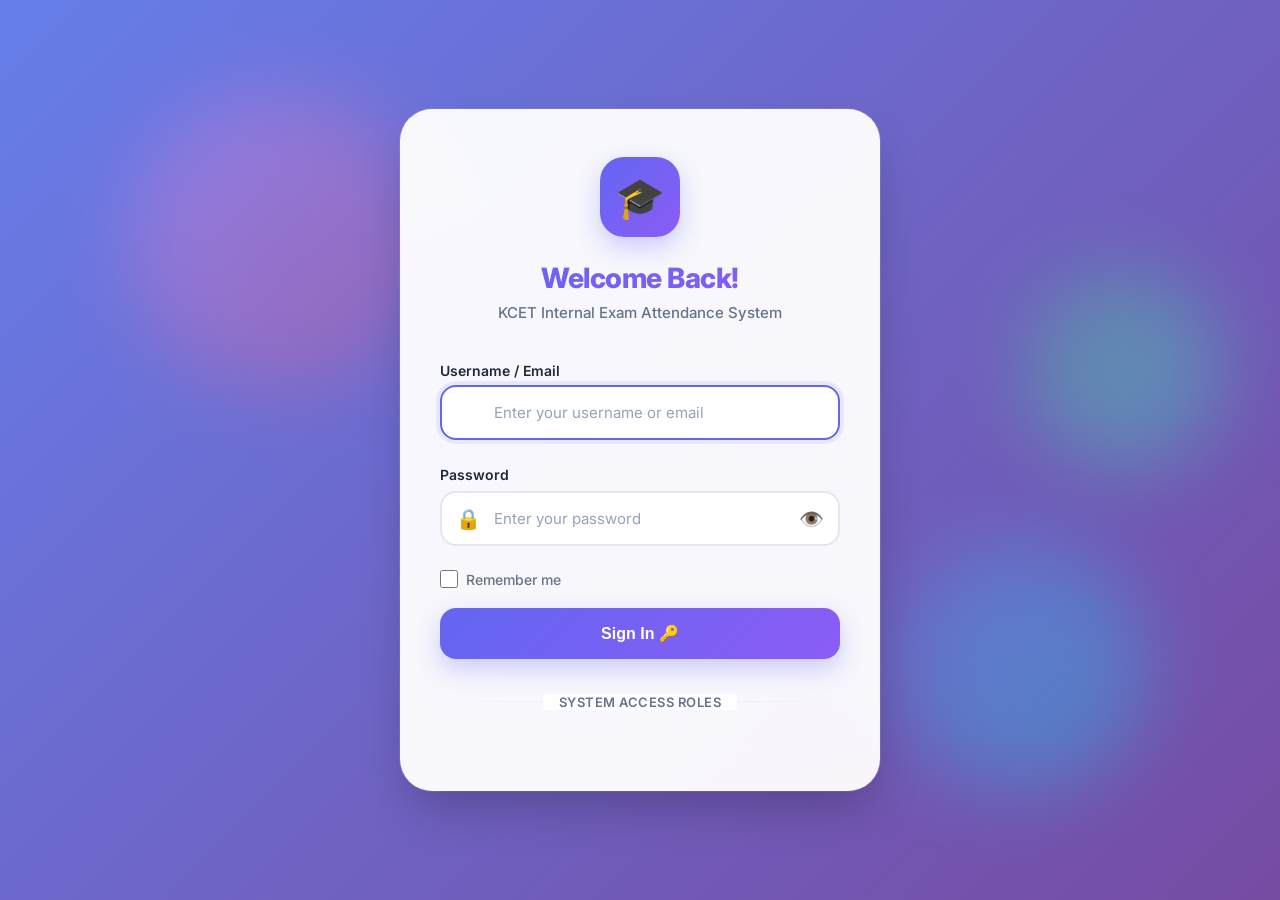
<file: index.html>
<!DOCTYPE html>
<html lang="en">
<head>
  <meta charset="UTF-8">
  <meta name="viewport" content="width=device-width, initial-scale=1.0">
  <title>Login - KCET Exam Attendance System</title>
  <link rel="icon" type="image/png" href="Logo-sq.png">
  <script src="common.js"></script>
  
  <style>
    @import url('https://fonts.googleapis.com/css2?family=Inter:wght@300;400;500;600;700;800;900&display=swap');

    * {
      margin: 0;
      padding: 0;
      box-sizing: border-box;
    }

    :root {
      --primary: #6366f1;
      --primary-dark: #4f46e5;
      --secondary: #8b5cf6;
      --accent: #ec4899;
      --success: #10b981;
      --text-primary: #1e293b;
      --text-secondary: #64748b;
      --bg-overlay: rgba(255, 255, 255, 0.95);
    }

    body {
      font-family: 'Inter', -apple-system, BlinkMacSystemFont, 'Segoe UI', sans-serif;
      min-height: 100vh;
      display: flex;
      justify-content: center;
      align-items: center;
      padding: 20px;
      background: linear-gradient(135deg, #667eea 0%, #764ba2 100%);
      position: relative;
      overflow: hidden;
    }

    /* Animated Background Shapes */
    .bg-shapes {
      position: absolute;
      width: 100%;
      height: 100%;
      overflow: hidden;
      z-index: 0;
    }

    .shape {
      position: absolute;
      border-radius: 50%;
      filter: blur(40px);
      opacity: 0.3;
      animation: float 20s infinite ease-in-out;
    }

    .shape-1 {
      width: 300px;
      height: 300px;
      background: linear-gradient(135deg, #f093fb 0%, #f5576c 100%);
      top: 10%;
      left: 10%;
      animation-delay: 0s;
    }

    .shape-2 {
      width: 250px;
      height: 250px;
      background: linear-gradient(135deg, #4facfe 0%, #00f2fe 100%);
      top: 60%;
      left: 70%;
      animation-delay: 5s;
    }

    .shape-3 {
      width: 200px;
      height: 200px;
      background: linear-gradient(135deg, #43e97b 0%, #38f9d7 100%);
      top: 30%;
      left: 80%;
      animation-delay: 10s;
    }

    @keyframes float {
      0%, 100% {
        transform: translate(0, 0) scale(1);
      }
      25% {
        transform: translate(50px, -50px) scale(1.1);
      }
      50% {
        transform: translate(-30px, 50px) scale(0.9);
      }
      75% {
        transform: translate(30px, 30px) scale(1.05);
      }
    }

    /* Login Container */
    .login-wrapper {
      position: relative;
      z-index: 1;
      width: 100%;
      max-width: 480px;
    }

    .login-container {
      background: var(--bg-overlay);
      backdrop-filter: blur(20px);
      padding: 48px 40px;
      border-radius: 32px;
      box-shadow: 
        0 25px 50px -12px rgba(0, 0, 0, 0.25),
        0 0 0 1px rgba(255, 255, 255, 0.1);
      transition: all 0.4s cubic-bezier(0.4, 0, 0.2, 1);
      animation: slideUp 0.6s ease;
    }

    .login-container:hover {
      transform: translateY(-8px);
      box-shadow: 
        0 35px 60px -15px rgba(0, 0, 0, 0.3),
        0 0 0 1px rgba(255, 255, 255, 0.2);
    }

    @keyframes slideUp {
      from {
        opacity: 0;
        transform: translateY(30px);
      }
      to {
        opacity: 1;
        transform: translateY(0);
      }
    }

    /* Logo/Icon */
    .login-icon {
      width: 80px;
      height: 80px;
      margin: 0 auto 24px;
      background: linear-gradient(135deg, var(--primary), var(--secondary));
      border-radius: 24px;
      display: flex;
      align-items: center;
      justify-content: center;
      font-size: 40px;
      box-shadow: 0 10px 25px rgba(99, 102, 241, 0.3);
      animation: pulse 2s ease-in-out infinite;
    }

    @keyframes pulse {
      0%, 100% {
        transform: scale(1);
        box-shadow: 0 10px 25px rgba(99, 102, 241, 0.3);
      }
      50% {
        transform: scale(1.05);
        box-shadow: 0 15px 35px rgba(99, 102, 241, 0.4);
      }
    }

    /* Header */
    .login-header {
      text-align: center;
      margin-bottom: 40px;
    }

    .login-header h1 {
      font-size: 28px;
      font-weight: 800;
      background: linear-gradient(135deg, var(--primary), var(--secondary));
      -webkit-background-clip: text;
      -webkit-text-fill-color: transparent;
      background-clip: text;
      margin-bottom: 8px;
      letter-spacing: -0.5px;
    }

    .login-header p {
      font-size: 15px;
      color: var(--text-secondary);
      font-weight: 500;
    }

    /* Form Groups */
    .form-group {
      margin-bottom: 24px;
      position: relative;
    }

    .form-label {
      display: block;
      font-size: 14px;
      font-weight: 600;
      color: var(--text-primary);
      margin-bottom: 8px;
      transition: color 0.3s ease;
    }

    .input-wrapper {
      position: relative;
      display: flex;
      align-items: center;
    }

    .input-icon {
      position: absolute;
      left: 16px;
      font-size: 20px;
      color: var(--text-secondary);
      transition: all 0.3s ease;
      pointer-events: none;
    }

    .login-container input {
      width: 100%;
      padding: 16px 16px 16px 52px;
      border: 2px solid #e2e8f0;
      border-radius: 16px;
      font-size: 15px;
      font-family: inherit;
      font-weight: 500;
      color: var(--text-primary);
      background: white;
      transition: all 0.3s ease;
      outline: none;
    }

    .login-container input::placeholder {
      color: #94a3b8;
      font-weight: 400;
    }

    .login-container input:focus {
      border-color: var(--primary);
      box-shadow: 0 0 0 4px rgba(99, 102, 241, 0.1);
      transform: translateY(-2px);
    }

    .login-container input:focus + .input-icon {
      color: var(--primary);
      transform: scale(1.1);
    }

    /* Password Toggle */
    .password-toggle {
      position: absolute;
      right: 16px;
      cursor: pointer;
      font-size: 20px;
      color: var(--text-secondary);
      transition: color 0.3s ease;
      user-select: none;
    }

    .password-toggle:hover {
      color: var(--primary);
    }

    /* Submit Button */
    .login-button {
      width: 100%;
      padding: 16px 24px;
      margin-top: 8px;
      background: linear-gradient(135deg, var(--primary), var(--secondary));
      color: white;
      border: none;
      border-radius: 16px;
      font-size: 16px;
      font-weight: 700;
      cursor: pointer;
      transition: all 0.3s ease;
      box-shadow: 0 10px 25px rgba(99, 102, 241, 0.3);
      display: flex;
      align-items: center;
      justify-content: center;
      gap: 8px;
      position: relative;
      overflow: hidden;
    }

    .login-button::before {
      content: '';
      position: absolute;
      top: 0;
      left: -100%;
      width: 100%;
      height: 100%;
      background: linear-gradient(90deg, transparent, rgba(255,255,255,0.3), transparent);
      transition: left 0.5s ease;
    }

    .login-button:hover::before {
      left: 100%;
    }

    .login-button:hover {
      transform: translateY(-3px);
      box-shadow: 0 15px 35px rgba(99, 102, 241, 0.4);
    }

    .login-button:active {
      transform: translateY(-1px);
      box-shadow: 0 5px 15px rgba(99, 102, 241, 0.3);
    }

    .login-button:disabled {
      opacity: 0.6;
      cursor: not-allowed;
      transform: none;
    }

    .login-button .spinner {
      display: none;
      width: 20px;
      height: 20px;
      border: 3px solid rgba(255,255,255,0.3);
      border-top-color: white;
      border-radius: 50%;
      animation: spin 0.8s linear infinite;
    }

    .login-button.loading .spinner {
      display: block;
    }

    .login-button.loading .button-text {
      display: none;
    }

    @keyframes spin {
      to { transform: rotate(360deg); }
    }

    /* Remember Me & Forgot Password */
    .form-options {
      display: flex;
      justify-content: space-between;
      align-items: center;
      margin: 20px 0;
      font-size: 14px;
    }

    .remember-me {
      display: flex;
      align-items: center;
      gap: 8px;
      cursor: pointer;
      user-select: none;
    }

    .remember-me input[type="checkbox"] {
      width: 18px;
      height: 18px;
      cursor: pointer;
      accent-color: var(--primary);
    }

    .remember-me label {
      cursor: pointer;
      color: var(--text-secondary);
      font-weight: 500;
    }

    .forgot-password {
      color: var(--primary);
      text-decoration: none;
      font-weight: 600;
      transition: color 0.3s ease;
    }

    .forgot-password:hover {
      color: var(--primary-dark);
      text-decoration: underline;
    }

    /* Divider */
    .divider {
      margin: 32px 0;
      text-align: center;
      position: relative;
    }

    .divider::before {
      content: '';
      position: absolute;
      top: 50%;
      left: 0;
      right: 0;
      height: 1px;
      background: linear-gradient(90deg, transparent, #e2e8f0, transparent);
    }

    .divider span {
      position: relative;
      background: var(--bg-overlay);
      padding: 0 16px;
      color: var(--text-secondary);
      font-size: 13px;
      font-weight: 600;
      text-transform: uppercase;
      letter-spacing: 0.5px;
    }

    /* Footer Info */
    .login-footer {
      text-align: center;
      margin-top: 24px;
      padding-top: 24px;
      border-top: 1px solid #e2e8f0;
    }

    .login-footer p {
      font-size: 13px;
      color: var(--text-secondary);
      font-weight: 500;
    }

    .login-footer .roles {
      display: flex;
      justify-content: center;
      gap: 8px;
      margin-top: 12px;
      flex-wrap: wrap;
    }

    .role-badge {
      padding: 6px 12px;
      background: linear-gradient(135deg, #f1f5f9, #e2e8f0);
      border-radius: 20px;
      font-size: 11px;
      font-weight: 600;
      color: var(--text-secondary);
      text-transform: uppercase;
      letter-spacing: 0.5px;
    }

    /* Error Message */
    .error-message {
      background: #fee2e2;
      color: #991b1b;
      padding: 12px 16px;
      border-radius: 12px;
      font-size: 14px;
      font-weight: 500;
      margin-bottom: 20px;
      display: none;
      align-items: center;
      gap: 8px;
      animation: shake 0.5s ease;
      border-left: 4px solid #ef4444;
    }

    .error-message.show {
      display: flex;
    }

    @keyframes shake {
      0%, 100% { transform: translateX(0); }
      25% { transform: translateX(-10px); }
      75% { transform: translateX(10px); }
    }

    /* Success Animation */
    .success-overlay {
      display: none;
      position: fixed;
      top: 0;
      left: 0;
      width: 100%;
      height: 100%;
      background: rgba(16, 185, 129, 0.95);
      z-index: 9999;
      justify-content: center;
      align-items: center;
      animation: fadeIn 0.3s ease;
    }

    .success-overlay.show {
      display: flex;
    }

    .success-content {
      text-align: center;
      color: white;
      animation: zoomIn 0.5s ease;
    }

    .success-icon {
      font-size: 80px;
      margin-bottom: 20px;
      animation: checkmark 0.8s ease;
    }

    .success-content h2 {
      font-size: 32px;
      font-weight: 800;
      margin-bottom: 8px;
    }

    .success-content p {
      font-size: 18px;
      opacity: 0.9;
    }

    @keyframes fadeIn {
      from { opacity: 0; }
      to { opacity: 1; }
    }

    @keyframes zoomIn {
      from { transform: scale(0.5); opacity: 0; }
      to { transform: scale(1); opacity: 1; }
    }

    @keyframes checkmark {
      0% { transform: scale(0) rotate(-45deg); }
      50% { transform: scale(1.2) rotate(0deg); }
      100% { transform: scale(1) rotate(0deg); }
    }

    /* Responsive Design */
    @media (max-width: 600px) {
      body {
        padding: 16px;
      }

      .login-container {
        padding: 32px 24px;
        border-radius: 24px;
      }

      .login-icon {
        width: 64px;
        height: 64px;
        font-size: 32px;
      }

      .login-header h1 {
        font-size: 24px;
      }

      .login-header p {
        font-size: 14px;
      }

      .login-container input {
        padding: 14px 14px 14px 48px;
        font-size: 14px;
      }

      .login-button {
        padding: 14px 20px;
        font-size: 15px;
      }

      .form-options {
        flex-direction: column;
        gap: 12px;
        align-items: flex-start;
      }
    }

    /* Accessibility */
    .visually-hidden {
      position: absolute;
      width: 1px;
      height: 1px;
      padding: 0;
      margin: -1px;
      overflow: hidden;
      clip: rect(0, 0, 0, 0);
      white-space: nowrap;
      border-width: 0;
    }

  </style>
</head>

<body>
  <!-- Animated Background -->
  <div class="bg-shapes">
    <div class="shape shape-1"></div>
    <div class="shape shape-2"></div>
    <div class="shape shape-3"></div>
  </div>

  <!-- Login Wrapper -->
  <div class="login-wrapper">
    <div class="login-container">
      
      <!-- Logo/Icon -->
      <div class="login-icon">
        🎓
      </div>

      <!-- Header -->
      <div class="login-header">
        <h1>Welcome Back!</h1>
        <p>KCET Internal Exam Attendance System</p>
      </div>

      <!-- Error Message -->
      <div class="error-message" id="errorMessage">
        <span style="font-size:18px;">⚠️</span>
        <span id="errorText">Invalid credentials</span>
      </div>

      <!-- Login Form -->
      <form id="loginForm" onsubmit="event.preventDefault(); login();">
        
        <!-- Email Field -->
        <div class="form-group">
          <label for="email" class="form-label">Username / Email</label>
          <div class="input-wrapper">
            <span class="input-icon">👤</span>
            <input 
              type="text" 
              id="email" 
              name="email"
              placeholder="Enter your username or email"
              required
              autocomplete="username"
            >
          </div>
        </div>

        <!-- Password Field -->
        <div class="form-group">
          <label for="password" class="form-label">Password</label>
          <div class="input-wrapper">
            <span class="input-icon">🔒</span>
            <input 
              type="password" 
              id="password" 
              name="password"
              placeholder="Enter your password"
              required
              autocomplete="current-password"
            >
            <span class="password-toggle" onclick="togglePassword()">
              👁️
            </span>
          </div>
        </div>

        <!-- Remember Me & Forgot Password -->
        <div class="form-options">
          <div class="remember-me">
            <input type="checkbox" id="remember" name="remember">
            <label for="remember">Remember me</label>
          </div>
          
        </div>

        <!-- Submit Button -->
        <button type="submit" class="login-button" id="loginButton">
          <span class="spinner"></span>
          <span class="button-text">
            <span>Sign In</span>
            <span>🔑</span>
          </span>
        </button>
      </form>

      <!-- Divider -->
      <div class="divider">
        <span>System Access Roles</span>
      </div>

      <!-- Footer Info -->
      <!-- <div class="login-footer">
        <p>Available for authorized users only</p>
        <div class="roles">
          <span class="role-badge">👨‍🏫 Faculty</span>
          <span class="role-badge">👨‍💼 Staff</span>
          <span class="role-badge">🎯 CoE</span>
          <span class="role-badge">👨‍🎓 Student</span>
        </div>
      </div> -->

    </div>
  </div>

  <!-- Success Overlay -->
  <div class="success-overlay" id="successOverlay">
    <div class="success-content">
      <div class="success-icon">✅</div>
      <h2>Login Successful!</h2>
      <p>Redirecting to your dashboard...</p>
    </div>
  </div>

  <script>
    // Toggle Password Visibility
    function togglePassword() {
      const passwordInput = document.getElementById('password');
      const toggle = document.querySelector('.password-toggle');
      
      if (passwordInput.type === 'password') {
        passwordInput.type = 'text';
        toggle.textContent = '🙈';
      } else {
        passwordInput.type = 'password';
        toggle.textContent = '👁️';
      }
    }

    // Show Error Message
    function showError(message) {
      const errorDiv = document.getElementById('errorMessage');
      const errorText = document.getElementById('errorText');
      errorText.textContent = message;
      errorDiv.classList.add('show');
      
      setTimeout(() => {
        errorDiv.classList.remove('show');
      }, 5000);
    }

    // Show Success Animation
    function showSuccess() {
      const overlay = document.getElementById('successOverlay');
      overlay.classList.add('show');
    }

    // Login Function
    async function login() {
      const email = document.getElementById("email").value.trim();
      const password = document.getElementById("password").value;
      const loginButton = document.getElementById("loginButton");
      const errorDiv = document.getElementById('errorMessage');

      // Validation
      if (!email || !password) {
        showError("Please fill in all fields");
        return;
      }

      // Hide error message
      errorDiv.classList.remove('show');

      // Disable button and show loading
      loginButton.disabled = true;
      loginButton.classList.add('loading');

      try {
        const res = await apiFetch({ action: "login", email, password });
        
        if (res.success) {
          const user = res.user;
          localStorage.setItem("user", JSON.stringify(user));
          
          // Show success animation
          showSuccess();
          
          // Redirect after animation
          setTimeout(() => {
            if (user.role === "Faculty") {
              location.href = "faculty.html";
            } else if (user.role === "Staff") {
              location.href = "staff.html";
            } else if (user.role === "CoE") {
              location.href = "coe.html";
            } else if (user.role === "Student") {
              location.href = "student.html";
            } else {
              showError("Unknown user role");
              loginButton.disabled = false;
              loginButton.classList.remove('loading');
            }
          }, 1500);
        } else {
          showError(res.message || "Invalid email or password");
          loginButton.disabled = false;
          loginButton.classList.remove('loading');
        }
      } catch (error) {
        console.error("Login error:", error);
        showError("An error occurred. Please try again.");
        loginButton.disabled = false;
        loginButton.classList.remove('loading');
      }
    }

    // Handle Enter key
    document.addEventListener('DOMContentLoaded', function() {
      const form = document.getElementById('loginForm');
      const inputs = form.querySelectorAll('input');
      
      inputs.forEach(input => {
        input.addEventListener('keypress', function(e) {
          if (e.key === 'Enter') {
            e.preventDefault();
            login();
          }
        });
      });
    });

    // Auto-focus email field on load
    window.addEventListener('load', function() {
      document.getElementById('email').focus();
    });
  </script>

</body>
</html>
</file>
